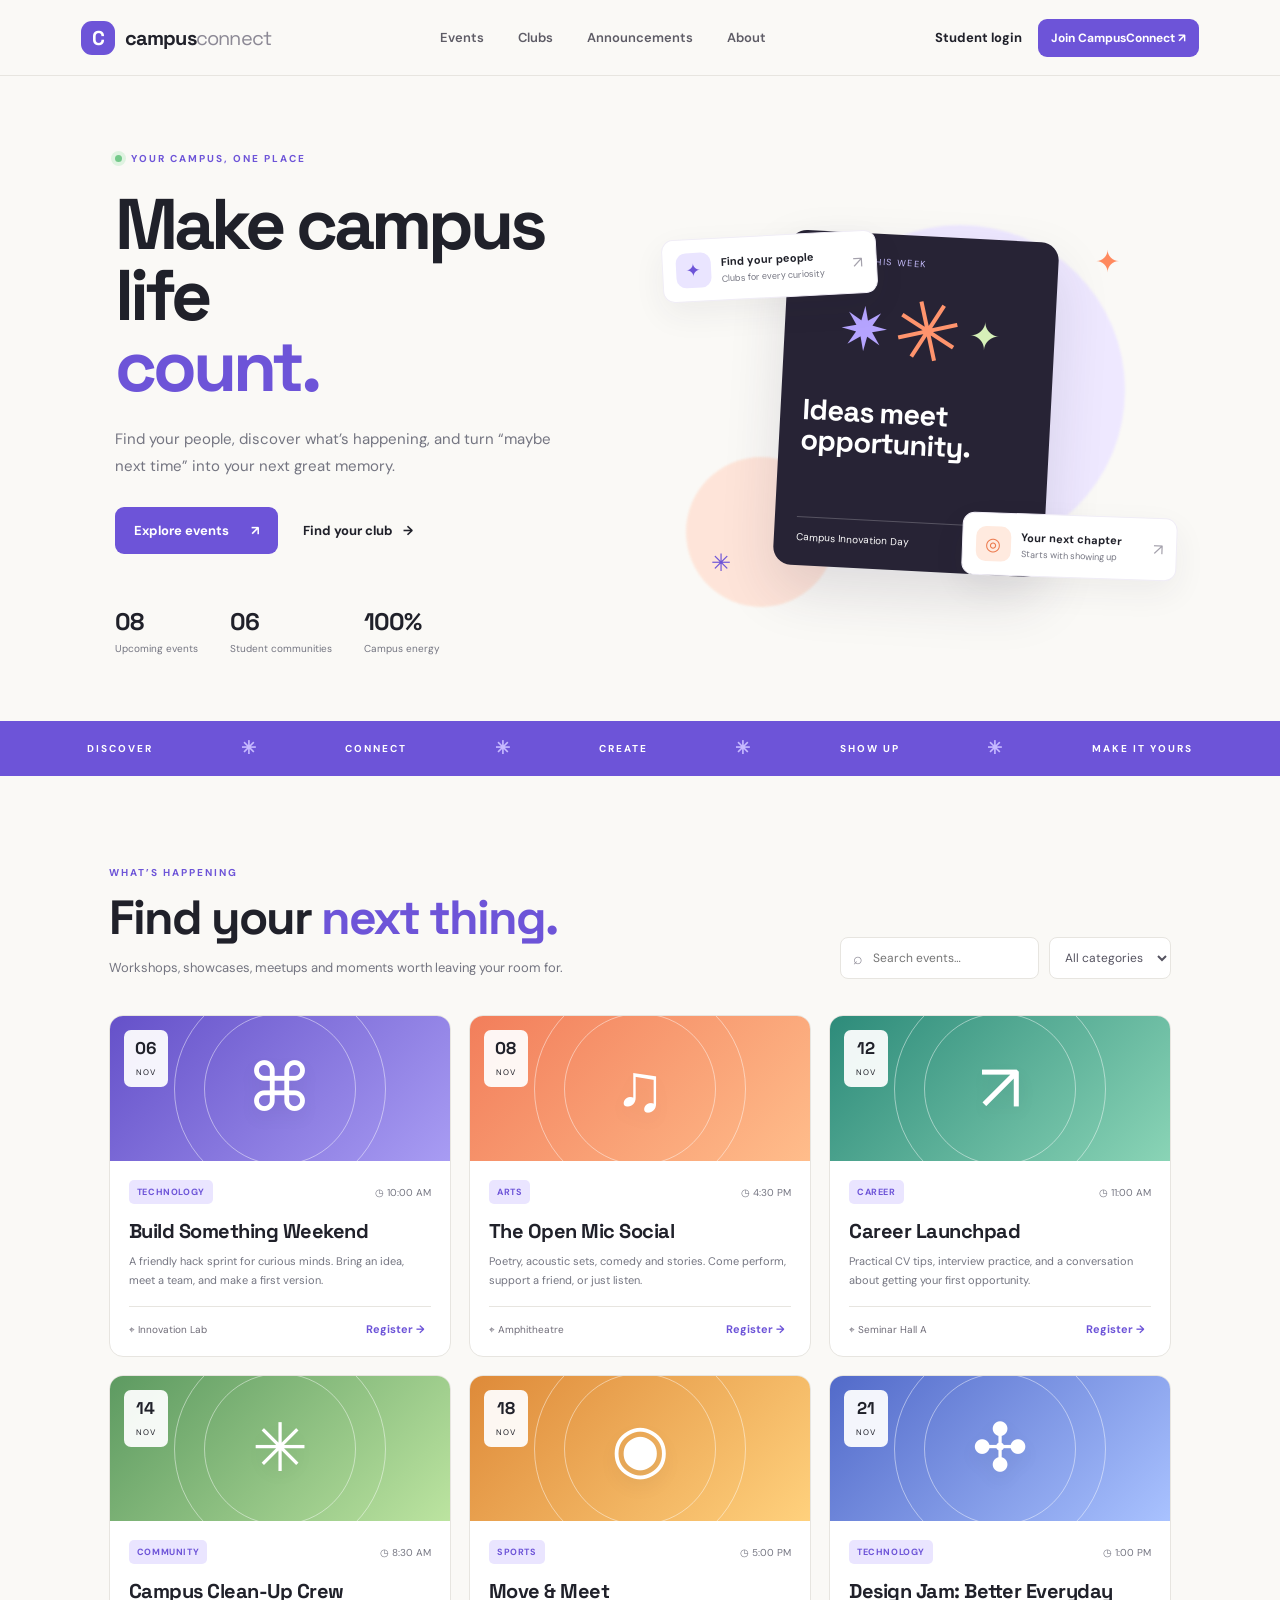
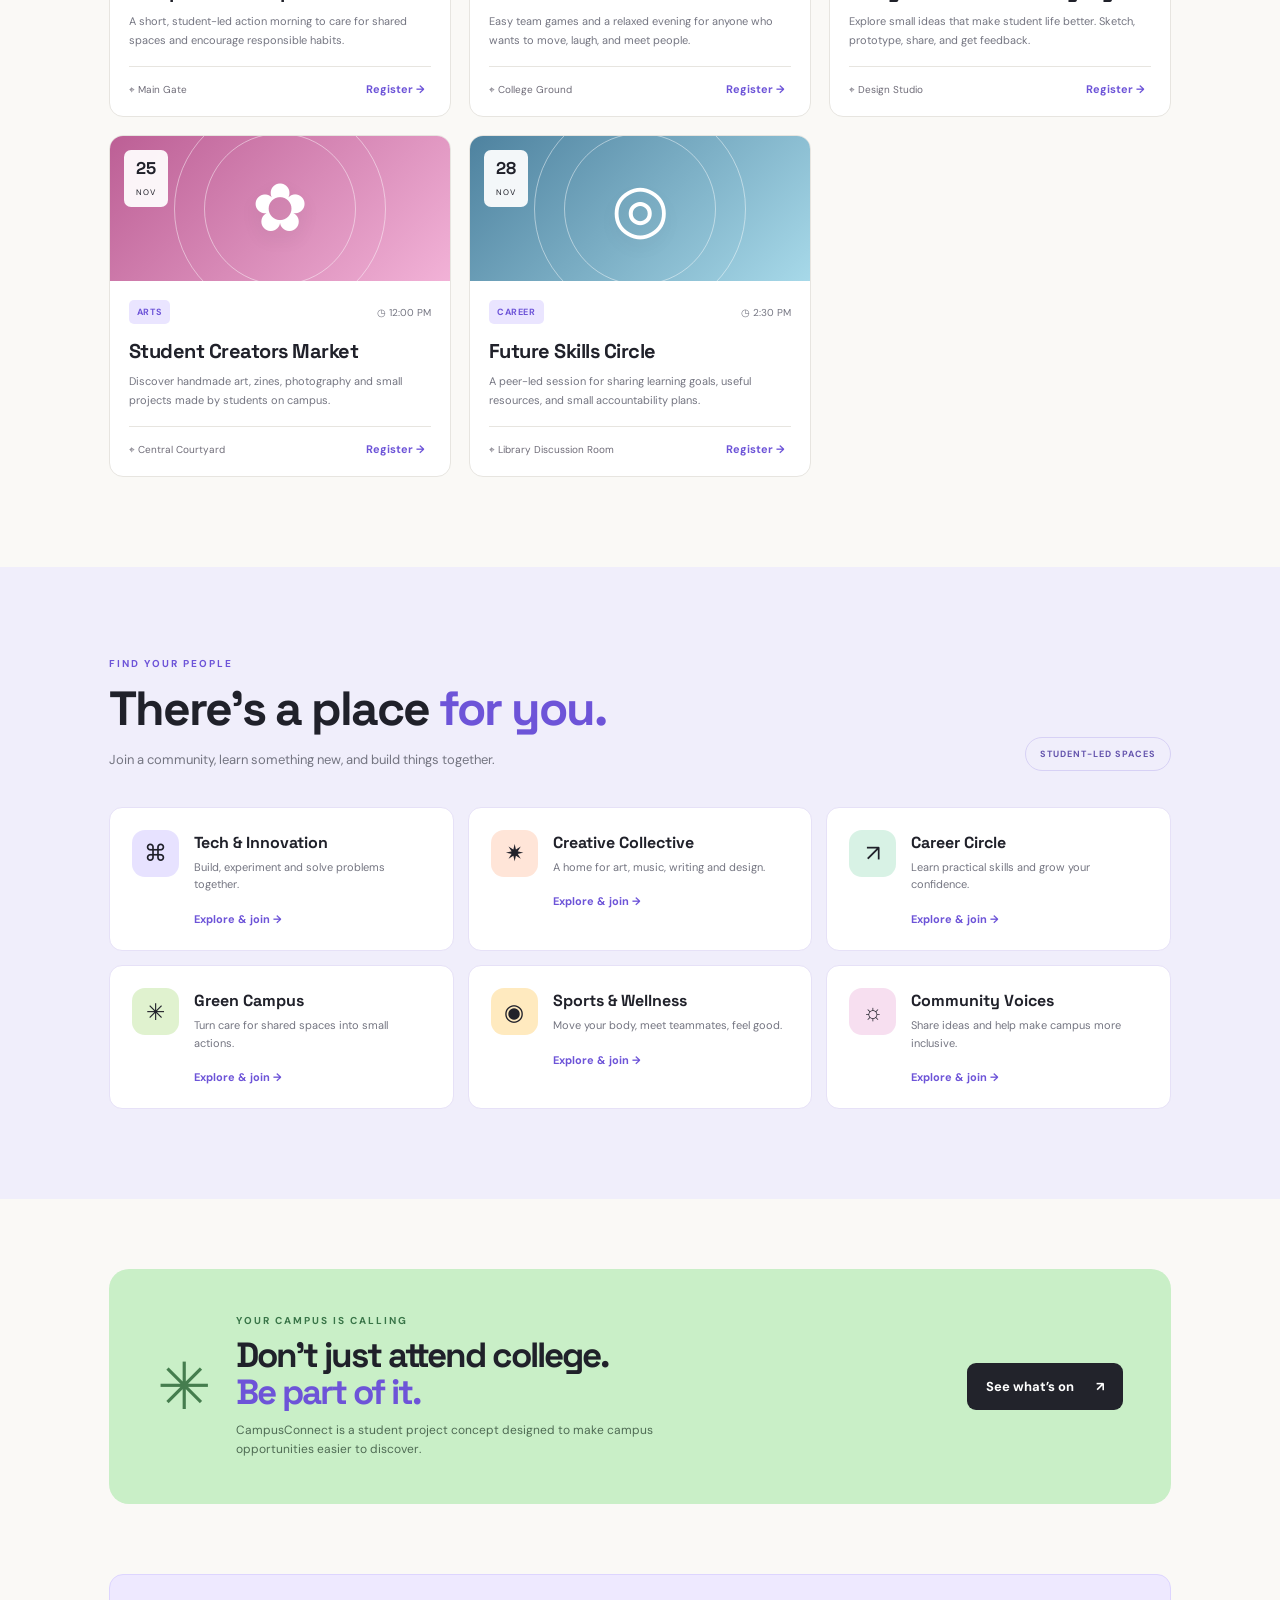
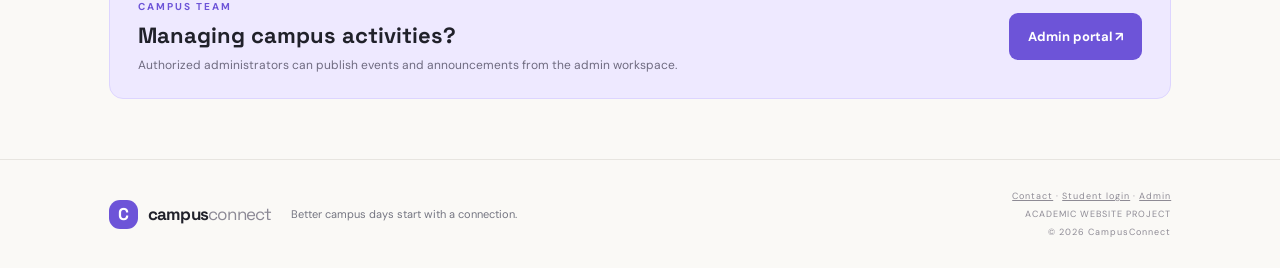
<file: index.html>
<!doctype html>
<html lang="en">
<head>
<meta charset="utf-8"><meta name="viewport" content="width=device-width,initial-scale=1">
<meta name="description" content="CampusConnect helps students discover college events, explore clubs, and manage event registrations.">
<title>CampusConnect — College Life, Connected</title><link rel="stylesheet" href="styles.css">
</head>
<body>
<header class="topbar"><a class="brand" href="#home"><span class="brand-mark">C</span><span>campus<span class="brand-light">connect</span></span></a><nav id="nav"><a href="#events">Events</a><a href="#clubs">Clubs</a><a href="announcements.html">Announcements</a><a href="about.html">About</a></nav><div class="account-actions"><a class="text-link" href="login.html">Student login</a><a class="btn btn-small" href="register.html">Join CampusConnect ↗</a></div><button class="menu-toggle" id="menuToggle" aria-label="Toggle navigation">☰</button></header>
<main id="home">
<section class="hero"><div class="hero-copy"><div class="eyebrow"><span class="pulse"></span> YOUR CAMPUS, ONE PLACE</div><h1>Make campus life<br><span>count.</span></h1><p>Find your people, discover what’s happening, and turn “maybe next time” into your next great memory.</p><div class="hero-actions"><a class="btn" href="#events">Explore events <span>↗</span></a><a class="text-link" href="#clubs">Find your club <span>→</span></a></div><div class="hero-stats"><div><strong id="statEvents">08</strong><small>Upcoming events</small></div><div><strong id="statClubs">06</strong><small>Student communities</small></div><div><strong>100%</strong><small>Campus energy</small></div></div></div><div class="hero-art"><div class="orb orb-one"></div><div class="orb orb-two"></div><div class="hero-card card-top"><span class="mini-icon purple">✦</span><div><b>Find your people</b><small>Clubs for every curiosity</small></div><span class="arrow">↗</span></div><div class="poster"><div class="poster-label">FEATURED THIS WEEK</div><div class="poster-graphic"><span>✷</span><span>✳</span><span>✦</span></div><h3>Ideas meet<br>opportunity.</h3><div class="poster-bottom"><span>Campus Innovation Day</span><span>→</span></div></div><div class="hero-card card-bottom"><span class="mini-icon orange">◎</span><div><b>Your next chapter</b><small>Starts with showing up</small></div><span class="arrow">↗</span></div><div class="spark spark-a">✦</div><div class="spark spark-b">✳</div></div></section>
<section class="ticker"><span>DISCOVER</span><i>✳</i><span>CONNECT</span><i>✳</i><span>CREATE</span><i>✳</i><span>SHOW UP</span><i>✳</i><span>MAKE IT YOURS</span></section>
<section class="section events-section" id="events"><div class="section-head"><div><div class="eyebrow">WHAT’S HAPPENING</div><h2>Find your <em>next thing.</em></h2><p>Workshops, showcases, meetups and moments worth leaving your room for.</p></div><div class="event-controls"><label class="searchbox"><span>⌕</span><input id="eventSearch" type="search" placeholder="Search events…" aria-label="Search events"></label><select id="categoryFilter" aria-label="Filter events"><option value="all">All categories</option><option>Technology</option><option>Arts</option><option>Career</option><option>Community</option><option>Sports</option></select></div></div><div id="eventGrid" class="event-grid"></div><div id="emptyEvents" class="empty-state hidden">No events match that search. Try another keyword or category.</div></section>
<section class="clubs-section" id="clubs"><div class="section-head"><div><div class="eyebrow">FIND YOUR PEOPLE</div><h2>There’s a place <em>for you.</em></h2><p>Join a community, learn something new, and build things together.</p></div><span class="pill">STUDENT-LED SPACES</span></div><div class="club-grid" id="clubGrid"></div></section>
<section class="cta-band" id="about"><div class="cta-symbol">✳</div><div><div class="eyebrow">YOUR CAMPUS IS CALLING</div><h2>Don’t just attend college.<br><em>Be part of it.</em></h2><p>CampusConnect is a student project concept designed to make campus opportunities easier to discover.</p></div><a class="btn btn-dark" href="#events">See what’s on <span>↗</span></a></section>
<section class="admin-section" id="admin"><div class="admin-callout"><div><div class="eyebrow">CAMPUS TEAM</div><h3>Managing campus activities?</h3><p>Authorized administrators can publish events and announcements from the admin workspace.</p></div><a class="btn" href="admin-login.html">Admin portal ↗</a></div></section>
</main>
<footer><a class="brand footer-brand" href="#home"><span class="brand-mark">C</span><span>campus<span class="brand-light">connect</span></span></a><p>Better campus days start with a connection.</p><div class="footer-right"><span><a href="contact.html">Contact</a> · <a href="login.html">Student login</a> · <a href="admin-login.html">Admin</a></span><span>ACADEMIC WEBSITE PROJECT</span><span>© 2026 CampusConnect</span></div></footer>
<div class="toast" id="toast" role="status" aria-live="polite"></div><div class="modal-backdrop hidden" id="modalBackdrop"><section class="modal" role="dialog" aria-modal="true" aria-labelledby="modalTitle"><button class="modal-close" id="modalClose" aria-label="Close">×</button><div class="eyebrow">CAMPUSCONNECT</div><h2 id="modalTitle">You’re on the list!</h2><div id="modalBody"></div><button class="btn" id="modalDone">Sounds good</button></section></div>
<script src="script.js"></script></body></html>
</file>
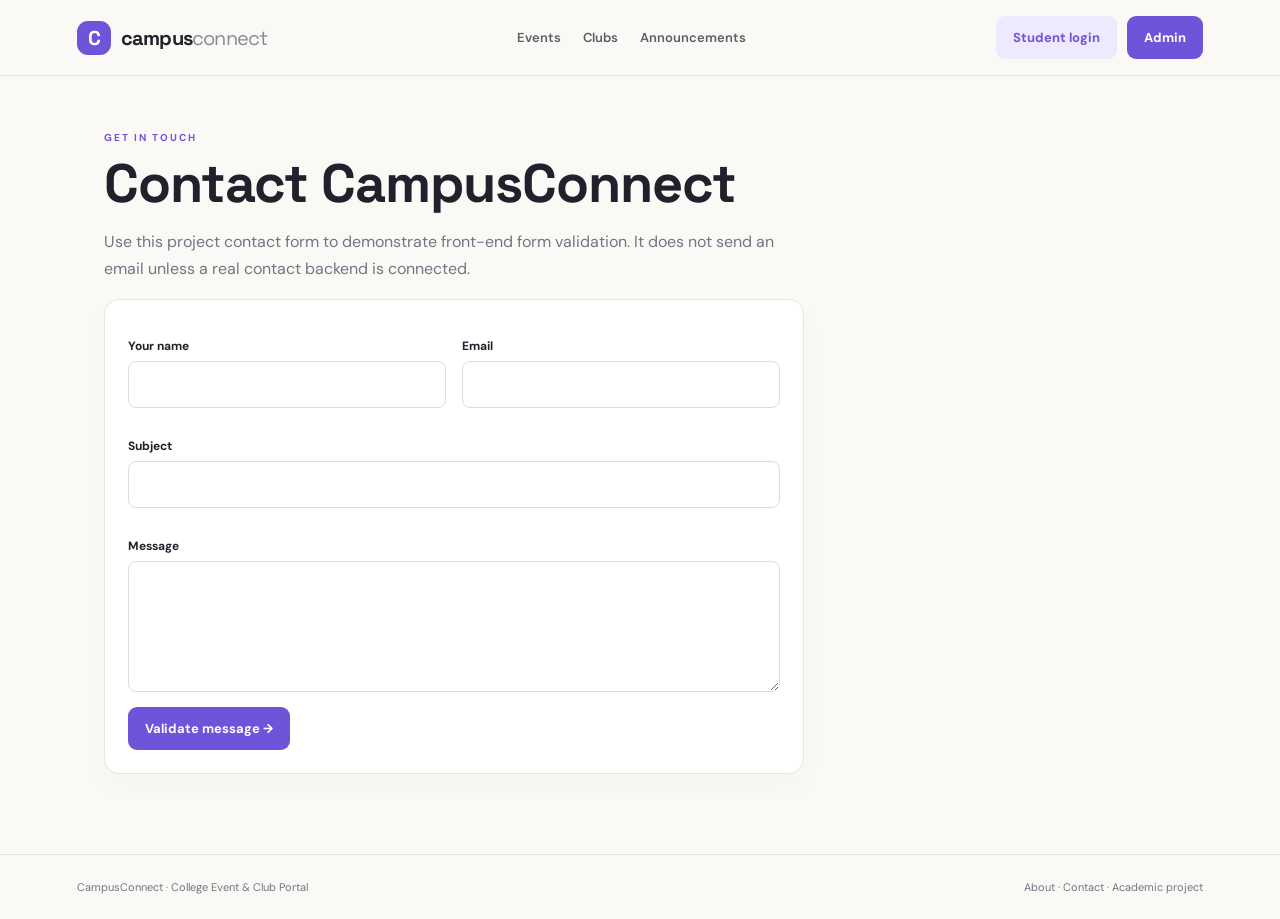
<file: contact.html>
<!doctype html><html lang="en"><head><meta charset="utf-8"><meta name="viewport" content="width=device-width,initial-scale=1"><meta name="description" content="CampusConnect student and college portal"><title>Contact | CampusConnect</title><link rel="stylesheet" href="portal.css"></head><body><header class="topbar"><a class="brand" href="index.html"><span class="brand-mark">C</span><span>campus<span class="brand-light">connect</span></span></a><nav><a href="index.html#events">Events</a><a href="index.html#clubs">Clubs</a><a href="announcements.html">Announcements</a></nav><div class="nav-actions"><a class="btn secondary" href="login.html">Student login</a><a class="btn" href="admin-login.html">Admin</a></div></header><main class="page-wrap"><div class="eyebrow">GET IN TOUCH</div><h1>Contact CampusConnect</h1><p class="lead">Use this project contact form to demonstrate front-end form validation. It does not send an email unless a real contact backend is connected.</p><section class="panel" style="max-width:700px"><div id="contactMessage" class="notice hidden"></div><form id="contactForm"><div class="form-grid"><div class="field"><label for="name">Your name</label><input id="name" required maxlength="100"></div><div class="field"><label for="email">Email</label><input id="email" type="email" required></div><div class="field full"><label for="subject">Subject</label><input id="subject" required maxlength="120"></div><div class="field full"><label for="message">Message</label><textarea id="message" rows="5" required maxlength="2000"></textarea></div></div><button class="btn" type="submit">Validate message →</button></form></section><script>document.getElementById('contactForm').addEventListener('submit',e=>{e.preventDefault();const m=document.getElementById('contactMessage');m.className='notice success';m.textContent='Form validation successful. This academic demo does not send or store the message.';e.target.reset()});</script></main><footer class="footer"><span>CampusConnect · College Event & Club Portal</span><span><a href="about.html">About</a> · <a href="contact.html">Contact</a> · Academic project</span></footer></body></html>
</file>
<file: styles.css>
@import url('https://fonts.googleapis.com/css2?family=DM+Sans:wght@400;500;600;700&family=Space+Grotesk:wght@400;500;600;700&display=swap');
:root{--ink:#20212a;--muted:#747581;--paper:#faf9f6;--purple:#6d54d8;--lav:#eae5ff;--orange:#ff895e;--line:#e7e5e0;--green:#c9efc7;--white:#fff}*{box-sizing:border-box}html{scroll-behavior:smooth;scroll-padding-top:84px}body{margin:0;background:var(--paper);color:var(--ink);font-family:'DM Sans',Arial,sans-serif}a{color:inherit;text-decoration:none}button,input,select{font:inherit}.topbar{height:76px;display:flex;align-items:center;justify-content:space-between;padding:0 6.3%;border-bottom:1px solid var(--line);background:rgba(250,249,246,.94);position:sticky;top:0;z-index:10;backdrop-filter:blur(12px)}.brand{display:flex;align-items:center;gap:10px;font:700 20px 'Space Grotesk',sans-serif;letter-spacing:-.8px}.brand-mark{display:grid;place-items:center;background:var(--purple);color:white;width:34px;height:34px;border-radius:11px;font-size:20px}.brand-light{font-weight:400;color:#8c8995}.topbar nav{display:flex;gap:34px;font-size:13px;font-weight:600;color:#5e5c66}.topbar nav a:hover,.text-link:hover{color:var(--purple)}.btn{border:0;display:inline-flex;gap:22px;align-items:center;justify-content:center;background:var(--purple);color:#fff;padding:15px 19px;border-radius:9px;font-weight:700;font-size:13px;cursor:pointer;transition:transform .18s,background .18s}.btn:hover{background:#5740bd;transform:translateY(-2px)}.btn-small{padding:11px 13px;gap:9px;font-size:12px}.count{background:#fff;color:var(--purple);border-radius:30px;padding:2px 7px}.menu-toggle{display:none;border:0;background:none;font-size:23px}.hero{min-height:585px;padding:76px 9% 66px;display:grid;grid-template-columns:1fr 1fr;align-items:center;gap:5%;overflow:hidden}.eyebrow{font-size:10px;font-weight:700;letter-spacing:2px;color:var(--purple);display:flex;align-items:center;gap:9px}.pulse{height:7px;width:7px;background:#74c98a;border-radius:50%;box-shadow:0 0 0 4px #dff3e1}.hero h1{font:700 clamp(48px,5.6vw,76px)/.99 'Space Grotesk',sans-serif;letter-spacing:-4px;margin:24px 0}.hero h1 span{color:var(--purple)}.hero-copy>p{font-size:15px;line-height:1.8;color:var(--muted);max-width:440px}.hero-actions{display:flex;align-items:center;gap:25px;margin-top:27px}.text-link{font-size:13px;font-weight:700;color:var(--ink);display:inline-flex;gap:10px;align-items:center}.hero-stats{display:flex;gap:32px;margin-top:52px}.hero-stats div{display:flex;flex-direction:column;gap:5px}.hero-stats strong{font:700 24px 'Space Grotesk';letter-spacing:-1px}.hero-stats small{font-size:10px;color:var(--muted)}.hero-art{height:425px;position:relative;display:flex;align-items:center;justify-content:center}.orb{position:absolute;border-radius:50%;filter:blur(1px)}.orb-one{width:330px;height:330px;background:#eee8ff;right:8%;top:8%}.orb-two{width:150px;height:150px;background:#ffe0d2;left:4%;bottom:2%;opacity:.8}.poster{width:270px;height:335px;position:relative;z-index:2;background:#272335;color:white;border-radius:18px;padding:22px;transform:rotate(3deg);box-shadow:0 25px 55px #30244722;display:flex;flex-direction:column}.poster-label{font-size:9px;letter-spacing:1.6px;color:#c8bfff}.poster-graphic{height:125px;display:flex;align-items:center;justify-content:center;gap:5px;font-size:60px;color:#b5a4ff}.poster-graphic span:nth-child(2){font-size:83px;color:#ff946d;transform:rotate(-15deg)}.poster-graphic span:nth-child(3){font-size:38px;color:#d6f0b9}.poster h3{font:700 29px/1.02 'Space Grotesk';letter-spacing:-1px;margin:5px 0 18px}.poster-bottom{border-top:1px solid #ffffff38;padding-top:13px;margin-top:auto;display:flex;justify-content:space-between;font-size:10px}.hero-card{position:absolute;z-index:3;background:white;border:1px solid #f0edf6;border-radius:12px;padding:13px;display:flex;align-items:center;gap:10px;box-shadow:0 12px 32px #332c4510;min-width:215px}.card-top{top:44px;left:-4px;transform:rotate(-3deg)}.card-bottom{right:-12px;bottom:38px;transform:rotate(2deg)}.mini-icon{width:35px;height:35px;display:grid;place-items:center;border-radius:10px;font-size:18px}.purple{background:var(--lav);color:var(--purple)}.orange{background:#ffeadf;color:#ec794d}.hero-card div{display:flex;flex-direction:column;gap:4px}.hero-card b{font-size:11px}.hero-card small{font-size:9px;color:var(--muted)}.arrow{margin-left:auto;color:#a4a1ac}.spark{position:absolute;z-index:4;color:var(--orange);font-size:30px}.spark-a{top:12%;right:9%}.spark-b{bottom:9%;left:9%;font-size:24px;color:var(--purple)}.ticker{height:55px;background:var(--purple);color:white;display:flex;align-items:center;justify-content:space-evenly;font-size:10px;letter-spacing:2px;font-weight:700}.ticker i{font-style:normal;color:#c7baff;font-size:18px}.section,.clubs-section{padding:90px 8.5%}.section-head{display:flex;justify-content:space-between;align-items:flex-end;gap:28px;margin-bottom:36px}.section-head h2,.cta-band h2{font:700 clamp(34px,4vw,48px)/1.05 'Space Grotesk';letter-spacing:-2px;margin:14px 0}.section-head h2 em,.cta-band h2 em{font-style:normal;color:var(--purple)}.section-head p{font-size:13px;color:var(--muted);line-height:1.7;margin:0}.event-controls{display:flex;gap:10px;align-items:center}.searchbox{display:flex;gap:8px;align-items:center;background:#fff;border:1px solid var(--line);border-radius:8px;padding:0 12px;height:42px;color:#8c8995}.searchbox input{width:155px;border:0;outline:0;font-size:12px;background:transparent}.event-controls select{height:42px;border:1px solid var(--line);border-radius:8px;padding:0 11px;background:#fff;color:#555360;font-size:12px;max-width:160px}.event-grid{display:grid;grid-template-columns:repeat(3,1fr);gap:18px}.event-card{background:white;border:1px solid var(--line);border-radius:14px;overflow:hidden;transition:transform .2s,box-shadow .2s}.event-card:hover{transform:translateY(-4px);box-shadow:0 16px 35px #2723350d}.event-visual{height:145px;position:relative;padding:17px;display:flex;align-items:center;justify-content:center;overflow:hidden}.event-visual:before,.event-visual:after{content:'';position:absolute;border:1px solid #ffffff75;border-radius:50%;width:150px;height:150px}.event-visual:after{width:210px;height:210px}.event-visual .visual-glyph{font-size:67px;position:relative;z-index:1;color:#fff;text-shadow:0 8px 20px #0001}.event-visual .event-date{position:absolute;left:14px;top:14px;background:#ffffffed;border-radius:7px;padding:7px 9px;text-align:center;z-index:2;min-width:44px}.event-date b{display:block;font:700 17px 'Space Grotesk'}.event-date small{font-size:8px;text-transform:uppercase;letter-spacing:1px}.event-content{padding:19px}.event-meta{display:flex;justify-content:space-between;gap:8px;align-items:center}.tag{font-size:9px;letter-spacing:.6px;text-transform:uppercase;font-weight:700;color:var(--purple);background:var(--lav);border-radius:5px;padding:6px 8px}.event-time{font-size:10px;color:var(--muted)}.event-content h3{font:700 20px 'Space Grotesk';letter-spacing:-.5px;margin:14px 0 8px}.event-content p{font-size:11px;color:var(--muted);line-height:1.65;min-height:38px;margin:0}.event-foot{display:flex;justify-content:space-between;align-items:center;border-top:1px solid var(--line);margin-top:16px;padding-top:14px}.venue{font-size:10px;color:#6f6c78;display:flex;gap:6px;align-items:center}.register-btn{border:0;background:transparent;color:var(--purple);font-size:11px;font-weight:700;cursor:pointer}.register-btn:disabled{color:#4d9860;cursor:default}.empty-state{padding:30px;text-align:center;color:var(--muted);font-size:13px}.hidden{display:none!important}.clubs-section{background:#f0eefb}.pill{border:1px solid #d7d1f5;border-radius:50px;padding:10px 14px;font-size:9px;letter-spacing:1px;font-weight:700;color:#6555ad;white-space:nowrap}.club-grid{display:grid;grid-template-columns:repeat(3,1fr);gap:14px}.club-card{background:#fff;border:1px solid #e6e1f7;border-radius:13px;padding:22px;display:flex;gap:15px;align-items:flex-start}.club-icon{width:47px;height:47px;flex-shrink:0;border-radius:13px;display:grid;place-items:center;font-size:23px}.club-card h3{font:700 16px 'Space Grotesk';margin:2px 0 6px}.club-card p{font-size:11px;color:var(--muted);line-height:1.6;margin:0 0 13px}.club-card button{border:0;background:none;padding:0;color:var(--purple);font-size:11px;font-weight:700;cursor:pointer}.club-card button.joined{color:#368b4d}.cta-band{margin:70px 8.5%;background:var(--green);border-radius:20px;padding:45px 48px;display:flex;align-items:center;gap:25px;position:relative;overflow:hidden}.cta-symbol{font-size:65px;color:#457d4e}.cta-band .eyebrow{color:#397548}.cta-band h2{font-size:35px;margin:10px 0}.cta-band p{font-size:12px;color:#4f6b54;line-height:1.6;max-width:470px;margin:0}.btn-dark{margin-left:auto;background:#22232b;white-space:nowrap}.btn-dark:hover{background:#44444e}.admin-section{padding:0 8.5% 60px}.admin-section details{border-top:1px solid var(--line);border-bottom:1px solid var(--line);padding:17px 0}.admin-section summary{cursor:pointer;font-size:13px;font-weight:700}.admin-section summary span{font-size:10px;color:var(--muted);font-weight:400;margin-left:10px}.admin-form p{font-size:11px;color:var(--muted)}.admin-form form{display:grid;grid-template-columns:repeat(3,1fr);gap:10px}.admin-form input,.admin-form select{border:1px solid var(--line);background:white;border-radius:7px;padding:12px;font-size:12px;min-width:0}.admin-form .btn{grid-column:span 1}.reset-btn{margin-top:15px}footer{border-top:1px solid var(--line);padding:30px 8.5%;display:flex;align-items:center;gap:20px}footer p{font-size:11px;color:var(--muted)}.footer-brand{font-size:17px}.footer-brand .brand-mark{width:29px;height:29px;font-size:17px}.footer-right{margin-left:auto;display:flex;flex-direction:column;gap:6px;text-align:right;font-size:9px;color:#8e8b95;letter-spacing:1px}.toast{position:fixed;bottom:25px;left:50%;transform:translate(-50%,20px);opacity:0;pointer-events:none;background:#24232d;color:white;padding:13px 18px;border-radius:9px;font-size:12px;z-index:30;transition:.25s;box-shadow:0 10px 30px #0002}.toast.show{opacity:1;transform:translate(-50%,0)}.modal-backdrop{position:fixed;inset:0;background:#211d35a6;display:grid;place-items:center;z-index:40;padding:20px}.modal{width:min(460px,100%);background:var(--paper);border-radius:18px;padding:34px;position:relative;box-shadow:0 20px 70px #15111f55}.modal-close{position:absolute;right:17px;top:12px;background:none;border:0;font-size:27px;cursor:pointer;color:var(--muted)}.modal h2{font:700 31px 'Space Grotesk';letter-spacing:-1px;margin:13px 0}.modal p{font-size:13px;line-height:1.7;color:var(--muted)}.modal .btn{margin-top:14px}.reg-list{padding:0;list-style:none}.reg-list li{padding:11px 0;border-bottom:1px solid var(--line);font-size:12px}.reg-list small{display:block;color:var(--muted);margin-top:5px}
@media(max-width:900px){.hero{padding:55px 6%;gap:2%}.hero-art{transform:scale(.86)}.section,.clubs-section{padding:65px 6%}.event-grid,.club-grid{grid-template-columns:repeat(2,1fr)}.section-head{align-items:flex-start;flex-direction:column}.event-controls{width:100%}.searchbox{flex:1}.searchbox input{width:100%}.cta-band{margin:45px 6%;padding:32px}.cta-symbol{display:none}.topbar{padding:0 5%}}@media(max-width:620px){.topbar{height:66px}.topbar nav{display:none;position:absolute;top:65px;left:0;right:0;padding:18px 6%;background:var(--paper);border-bottom:1px solid var(--line);flex-direction:column;gap:18px}.topbar nav.open{display:flex}.topbar>.btn{margin-left:auto;margin-right:12px}.menu-toggle{display:block}.brand{font-size:17px}.hero{grid-template-columns:1fr;padding:52px 7% 25px}.hero h1{font-size:59px}.hero-stats{margin-top:32px;gap:22px}.hero-art{height:365px;transform:scale(.88);margin-top:8px}.ticker{font-size:8px;letter-spacing:1px}.ticker span:last-child{display:none}.section,.clubs-section{padding:55px 6%}.section-head h2{font-size:39px}.event-controls{align-items:stretch;flex-direction:column}.event-controls select{max-width:none}.event-grid,.club-grid{grid-template-columns:1fr}.event-visual{height:160px}.club-card{padding:18px}.cta-band{display:block;margin:35px 6%;padding:28px}.cta-band h2{font-size:30px}.cta-band .btn{margin-top:20px}.admin-section{padding:0 6% 40px}.admin-form form{grid-template-columns:1fr}.admin-form .btn{grid-column:auto}footer{padding:25px 6%;flex-wrap:wrap}footer p{width:100%;order:3;margin:0}.footer-right{font-size:8px}.hero-card{min-width:190px}.card-top{left:-20px}.card-bottom{right:-25px}}

.account-actions{display:flex;align-items:center;gap:16px}.admin-callout{display:flex;align-items:center;justify-content:space-between;gap:20px;background:#eee9ff;border:1px solid #ddd5ff;padding:25px 28px;border-radius:14px}.admin-callout h3{font:700 22px "Space Grotesk";margin:8px 0}.admin-callout p{font-size:12px;color:#6f6b80;margin:0}.footer-right a{text-decoration:underline}@media(max-width:620px){.account-actions{gap:8px}.account-actions .text-link{display:none}.admin-callout{align-items:flex-start;flex-direction:column}.topbar>.account-actions{margin-left:auto;margin-right:8px}.account-actions .btn{padding:10px;font-size:10px}}
</file>
<file: portal.css>
@import url('https://fonts.googleapis.com/css2?family=DM+Sans:wght@400;500;600;700&family=Space+Grotesk:wght@400;500;600;700&display=swap');
:root{--ink:#20212a;--muted:#747581;--paper:#faf9f6;--purple:#6d54d8;--lav:#eae5ff;--line:#e7e5e0;--white:#fff;--green:#c9efc7}*{box-sizing:border-box}body{margin:0;background:var(--paper);color:var(--ink);font-family:'DM Sans',Arial,sans-serif}a{color:inherit;text-decoration:none}button,input,select,textarea{font:inherit}.topbar{height:76px;display:flex;align-items:center;justify-content:space-between;padding:0 6%;border-bottom:1px solid var(--line);background:rgba(250,249,246,.95);position:sticky;top:0;z-index:10}.brand{display:flex;align-items:center;gap:10px;font:700 20px 'Space Grotesk';letter-spacing:-.8px}.brand-mark{display:grid;place-items:center;background:var(--purple);color:white;width:34px;height:34px;border-radius:11px}.brand-light{font-weight:400;color:#8c8995}nav{display:flex;gap:22px;font-size:13px;font-weight:600;color:#5e5c66}.btn{border:0;display:inline-flex;align-items:center;justify-content:center;gap:12px;background:var(--purple);color:white;padding:13px 17px;border-radius:9px;font-weight:700;font-size:13px;cursor:pointer}.btn:disabled{opacity:.5;cursor:not-allowed}.btn.secondary{background:#eee9ff;color:var(--purple)}.page-wrap{max-width:1120px;margin:0 auto;padding:55px 24px 80px}.eyebrow{font-size:10px;font-weight:700;letter-spacing:2px;color:var(--purple)}h1,h2,h3{font-family:'Space Grotesk',sans-serif;letter-spacing:-1px}h1{font-size:clamp(34px,5vw,54px);line-height:1.04;margin:12px 0}h2{font-size:30px;margin:0 0 12px}p{color:var(--muted);line-height:1.7}.lead{max-width:680px}.grid{display:grid;grid-template-columns:repeat(3,minmax(0,1fr));gap:16px;margin-top:28px}.panel,.card{background:white;border:1px solid var(--line);border-radius:15px;padding:23px;box-shadow:0 12px 30px #28203806}.card h3{margin:12px 0 5px}.card p{font-size:13px}.auth-layout{max-width:950px;margin:0 auto;display:grid;grid-template-columns:1fr 1fr;gap:25px;align-items:stretch}.auth-intro{background:#eee9ff;border-radius:18px;padding:35px;display:flex;flex-direction:column;justify-content:center}.auth-form{background:white;border:1px solid var(--line);border-radius:18px;padding:32px}.field{display:flex;flex-direction:column;gap:7px;margin:15px 0}.field label{font-size:12px;font-weight:700}.field input,.field select,.field textarea{width:100%;padding:12px;border:1px solid #dedbe5;border-radius:8px;background:#fff;outline-color:var(--purple)}.muted{color:var(--muted);font-size:12px}.notice{padding:13px 15px;border-radius:9px;background:#fff1d8;color:#79551c;font-size:12px;line-height:1.6;margin:14px 0}.notice.hidden,.hidden{display:none!important}.success{background:#e2f6e5;color:#276738}.error{background:#ffe5e5;color:#8a2b2b}.actions{display:flex;flex-wrap:wrap;gap:10px;margin-top:18px}.stats{display:grid;grid-template-columns:repeat(3,1fr);gap:12px;margin:22px 0}.stat{padding:18px;background:white;border:1px solid var(--line);border-radius:12px}.stat strong{display:block;font:700 28px 'Space Grotesk';color:var(--purple)}.stat span{font-size:11px;color:var(--muted)}.table-wrap{overflow:auto}table{width:100%;border-collapse:collapse;background:white}th,td{text-align:left;padding:12px;border-bottom:1px solid var(--line);font-size:12px}th{color:var(--muted);font-size:10px;letter-spacing:1px;text-transform:uppercase}.list{padding-left:18px;color:var(--muted);line-height:1.9}.form-grid{display:grid;grid-template-columns:repeat(2,minmax(0,1fr));gap:0 16px}.full{grid-column:1/-1}.footer{border-top:1px solid var(--line);padding:25px 6%;font-size:11px;color:var(--muted);display:flex;justify-content:space-between;gap:15px;flex-wrap:wrap}.pill{display:inline-block;background:var(--lav);color:var(--purple);padding:6px 9px;border-radius:99px;font-size:10px;font-weight:700}.notice-list{display:grid;gap:12px;margin-top:24px}.notice-item{background:white;border:1px solid var(--line);border-radius:12px;padding:18px}.notice-item small{color:var(--muted)}.nav-actions{display:flex;gap:10px;align-items:center}@media(max-width:760px){.topbar{padding:0 5%;height:68px}.topbar nav{gap:10px;font-size:11px}.brand{font-size:16px}.auth-layout{grid-template-columns:1fr}.auth-intro{padding:25px}.grid{grid-template-columns:1fr}.page-wrap{padding:35px 18px 60px}.stats{grid-template-columns:1fr}.form-grid{grid-template-columns:1fr}.full{grid-column:auto}.nav-actions .btn{padding:10px;font-size:11px}}
</file>
